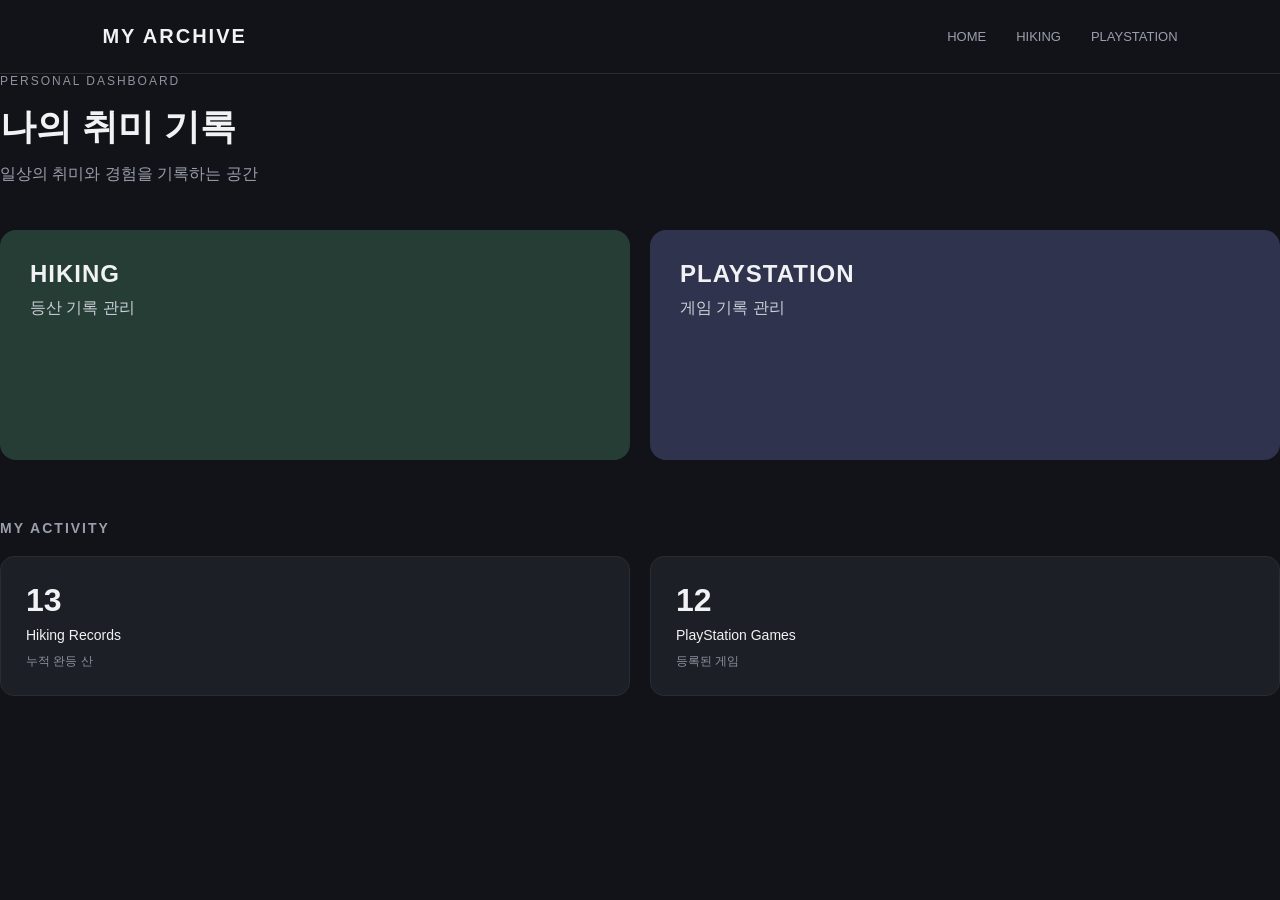
<file: index.html>
<!DOCTYPE html>
<html lang="ko">
<head>
    <meta charset="UTF-8">
    <meta name="viewport" content="width=device-width, initial-scale=1.0">
    <title>MY HOBBY ARCHIVE</title>

    <link rel="stylesheet" href="style.css">
</head>

<body>

    <!-- 상단 메뉴 -->

    <header class="header">
    
        <h1 class="logo">MY ARCHIVE</h1>
    
        <nav class="nav-menu">
            <a href="index.html">HOME</a>
            <a href="hiking.html">HIKING</a>
            <a href="playstation">PLAYSTATION</a>
        </nav>
    
        <button class="menu-button" aria-label="메뉴 열기">
            ☰
        </button>
    
    </header>


    <!-- 메인 콘텐츠 -->
    <main>

        <!-- 소개 영역 -->
        <section class="intro">
            <p>PERSONAL DASHBOARD</p>
            <h2>나의 취미 기록</h2>
            <p>일상의 취미와 경험을 기록하는 공간</p>
        </section>

        <!-- 취미 메뉴 -->
        <section class="hobby-section">

            <a href="hiking.html" class="hobby-card hiking" id="hiking">
                <h3>HIKING</h3>
                <p>등산 기록 관리</p>
            </a>

            <a href="playstation.html" class="hobby-card playstation" id="playstation">
                <h3>PLAYSTATION</h3>
                <p>게임 기록 관리</p>
            </a>

        </section>
        
        <!-- 활동 통계 영역 -->
        <section class="activity-section">

            <h2>MY ACTIVITY</h2>

            <div class="activity-grid">

                <div class="activity-card">
                    <h3>13</h3>
                    <p>Hiking Records</p>
                    <span>누적 완등 산</span>
                </div>

                <div class="activity-card">
                    <h3>12</h3>
                    <p>PlayStation Games</p>
                    <span>등록된 게임</span>
                </div>

            </div>

        </section>


    </main>

    <script src="script.js"></script>

</body>
</html>
</file>
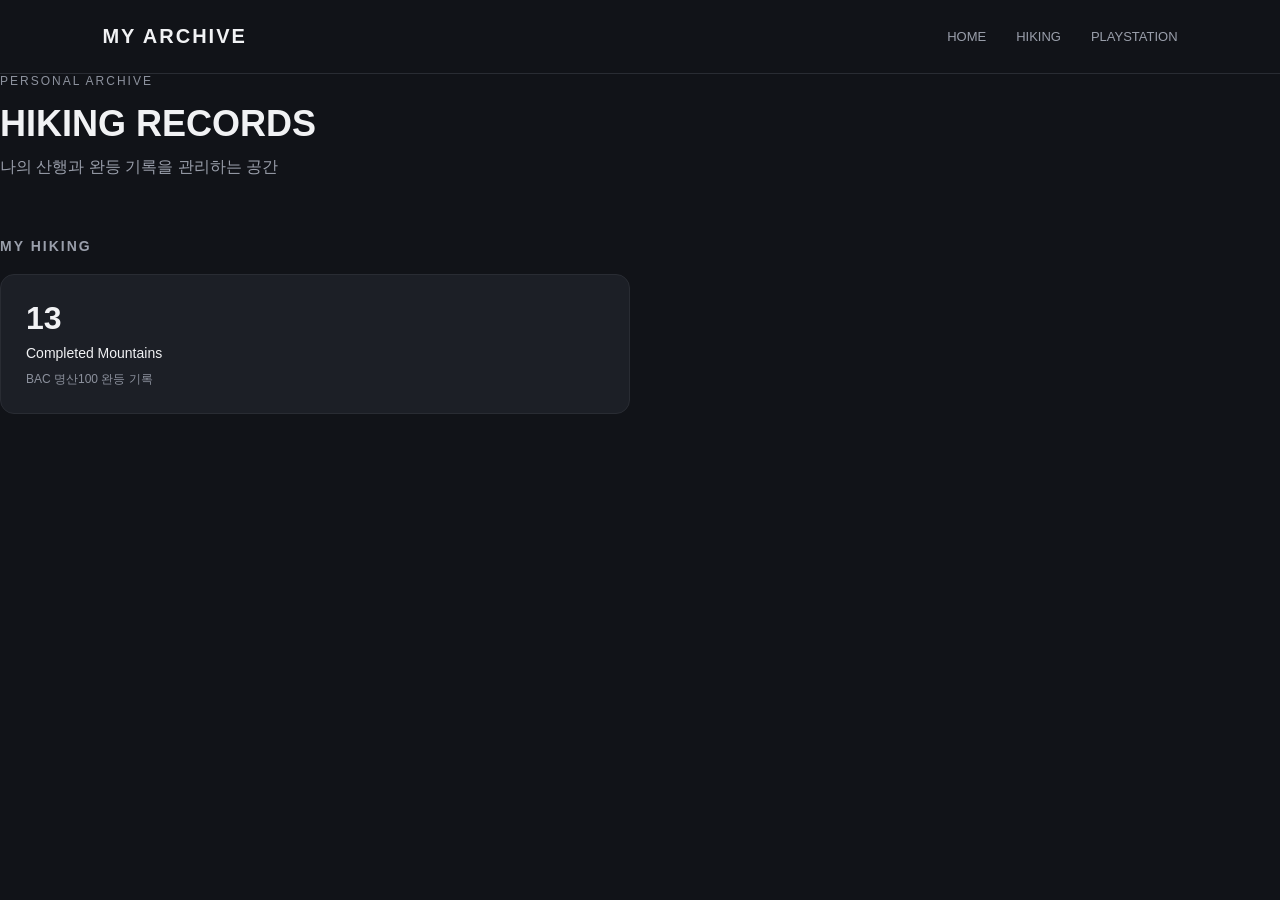
<file: hiking.html>
<!DOCTYPE html>
<html lang="ko">
<head>
    <meta charset="UTF-8">
    <meta name="viewport" content="width=device-width, initial-scale=1.0">
    <title>HIKING | MY ARCHIVE</title>
    <link rel="stylesheet" href="style.css">
</head>

<body>

    <header class="header">
        <h1 class="logo">MY ARCHIVE</h1>

        <nav class="nav-menu">
            <a href="index.html">HOME</a>
            <a href="hiking.html">HIKING</a>
            <a href="playstation.html">PLAYSTATION</a>
        </nav>

        <button class="menu-button" aria-label="메뉴 열기">
            ☰
        </button>
    </header>

    <main>

        <section class="intro">
            <p>PERSONAL ARCHIVE</p>
            <h2>HIKING RECORDS</h2>
            <p>나의 산행과 완등 기록을 관리하는 공간</p>
        </section>

        <section class="activity-section">
            <h2>MY HIKING</h2>

            <div class="activity-grid">

                <div class="activity-card">
                    <h3>13</h3>
                    <p>Completed Mountains</p>
                    <span>BAC 명산100 완등 기록</span>
                </div>

            </div>
        </section>

    </main>

    <script src="script.js"></script>

</body>
</html>
</file>
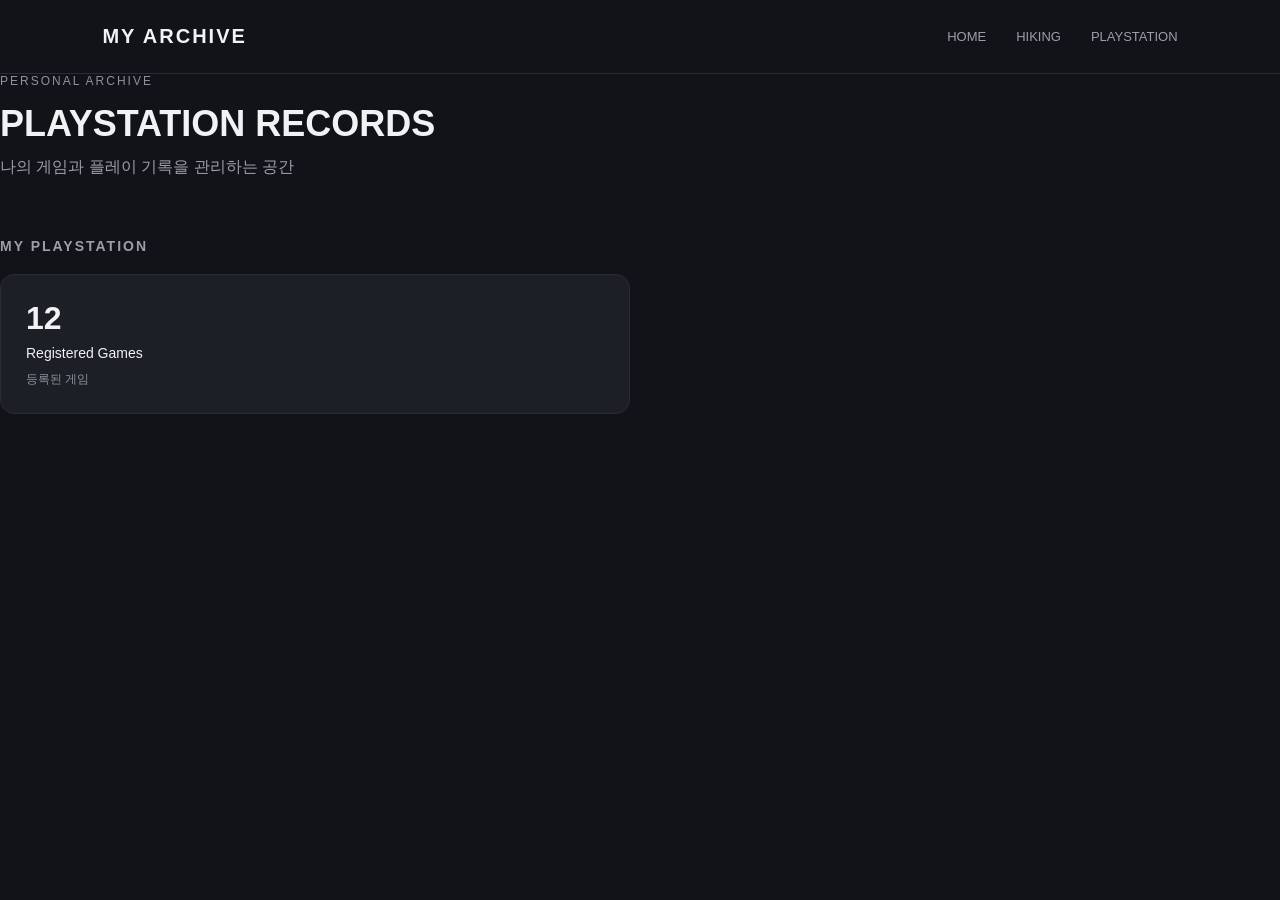
<file: playstation.html>
<!DOCTYPE html>
<html lang="ko">
<head>
    <meta charset="UTF-8">
    <meta name="viewport" content="width=device-width, initial-scale=1.0">
    <title>PLAYSTATION | MY ARCHIVE</title>
    <link rel="stylesheet" href="style.css">
</head>

<body>

    <header class="header">
        <h1 class="logo">MY ARCHIVE</h1>

        <nav class="nav-menu">
            <a href="index.html">HOME</a>
            <a href="hiking.html">HIKING</a>
            <a href="playstation.html">PLAYSTATION</a>
        </nav>

        <button class="menu-button" aria-label="메뉴 열기">
            ☰
        </button>
    </header>

    <main>

        <section class="intro">
            <p>PERSONAL ARCHIVE</p>
            <h2>PLAYSTATION RECORDS</h2>
            <p>나의 게임과 플레이 기록을 관리하는 공간</p>
        </section>

        <section class="activity-section">
            <h2>MY PLAYSTATION</h2>

            <div class="activity-grid">

                <div class="activity-card">
                    <h3>12</h3>
                    <p>Registered Games</p>
                    <span>등록된 게임</span>
                </div>

            </div>
        </section>

    </main>

    <script src="script.js"></script>

</body>
</html>
</file>
<file: style.css>
html {
    scroll-behavior: smooth;
}

/* 기본 설정 */
* {
    margin: 0;
    padding: 0;
    box-sizing: border-box;
}

body {
    background-color: #111318;
    color: #F1F2F4;
    font-family: Arial, sans-serif;
}


/* 상단 메뉴 */
.header {
    display: flex;
    justify-content: space-between;
    align-items: center;

    padding: 25px 8%;
    border-bottom: 1px solid #292C33;
}

.logo {
    font-size: 20px;
    letter-spacing: 2px;
}

.nav-menu {
    display: flex;
    align-items: center;
    gap: 30px;
}

.nav-menu a {
    color: #9A9FAB;
    text-decoration: none;
    font-size: 13px;
    transition: color 0.2s;
}

.nav-menu a:hover {
    color: #FFFFFF;
}

.menu-button {
    display: none;
    background: none;
    border: none;
    color: #FFFFFF;
    font-size: 25px;
    cursor: pointer;
}

/* 모바일 대응 */
@media (max-width: 650px) {

    .header {
        padding: 20px;
        position: relative;
    }

    .nav-menu {
        display: none;
        flex-direction: column;
        position: absolute;
        top: 100%;
        right: 20px;
        gap: 20px;
        padding: 20px;
        background-color: #1C1F26;
        border: 1px solid #292C33;
        border-radius: 10px;
        z-index: 100;
    }
    
    .nav-menu.active {
        display: flex;
    }

    .menu-button {
        display: block;
    }

}


/* 소개 영역 */
.intro {
    margin-bottom: 45px;
}

.intro p:first-child {
    color: #8D929E;
    font-size: 12px;
    letter-spacing: 2px;
    margin-bottom: 15px;
}

.intro h2 {
    font-size: 36px;
    margin-bottom: 12px;
}

.intro p:last-child {
    color: #9A9FAB;
}

/* 취미 카드 */
.hobby-section {
    display: grid;
    grid-template-columns: repeat(2, 1fr);
    gap: 20px;
}

.hobby-card {
    min-height: 230px;
    padding: 30px;
    border-radius: 16px;
    display: flex;
    flex-direction: column;
    justify-content: flex-end;
    transition: transform 0.3s;
    cursor: pointer;
}

.hobby-card:hover {
    transform: translateY(-5px);
}

.hiking {
    background-color: #263D35;
}

.playstation {
    background-color: #30334D;
}

.hobby-card h3 {
    font-size: 24px;
    margin-bottom: 10px;
    letter-spacing: 1px;
}

.hobby-card p {
    color: #CDD0D8;
}

/* 모바일 대응 */
@media (max-width: 650px) {

    header {
        padding: 20px;
    }

    main {
        padding: 45px 20px;
    }

    .intro h2 {
        font-size: 28px;
    }

    .hobby-section {
        grid-template-columns: 1fr;
        gap: 15px;
    }

    .hobby-card {
        min-height: 180px;
    }
}


/* 활동 통계 영역 */
.activity-section {
    margin-top: 60px;
}

.activity-section > h2 {
    font-size: 14px;
    letter-spacing: 2px;
    color: #9A9FAB;
    margin-bottom: 20px;
}

.activity-grid {
    display: grid;
    grid-template-columns: repeat(2, 1fr);
    gap: 20px;
}

.activity-card {
    background-color: #1C1F26;
    border: 1px solid #292C33;
    border-radius: 14px;
    padding: 25px;
}

.activity-card h3 {
    font-size: 32px;
    margin-bottom: 8px;
}

.activity-card p {
    font-size: 14px;
    margin-bottom: 8px;
}

.activity-card span {
    font-size: 12px;
    color: #8D929E;
}

/* 모바일 대응 */
@media (max-width: 650px) {

    .activity-section {
        margin-top: 45px;
    }

    .activity-grid {
        grid-template-columns: 1fr;
        gap: 12px;
    }

}

.hobby-card {
    display: block;
    text-decoration: none;
    color: inherit;
}
</file>
